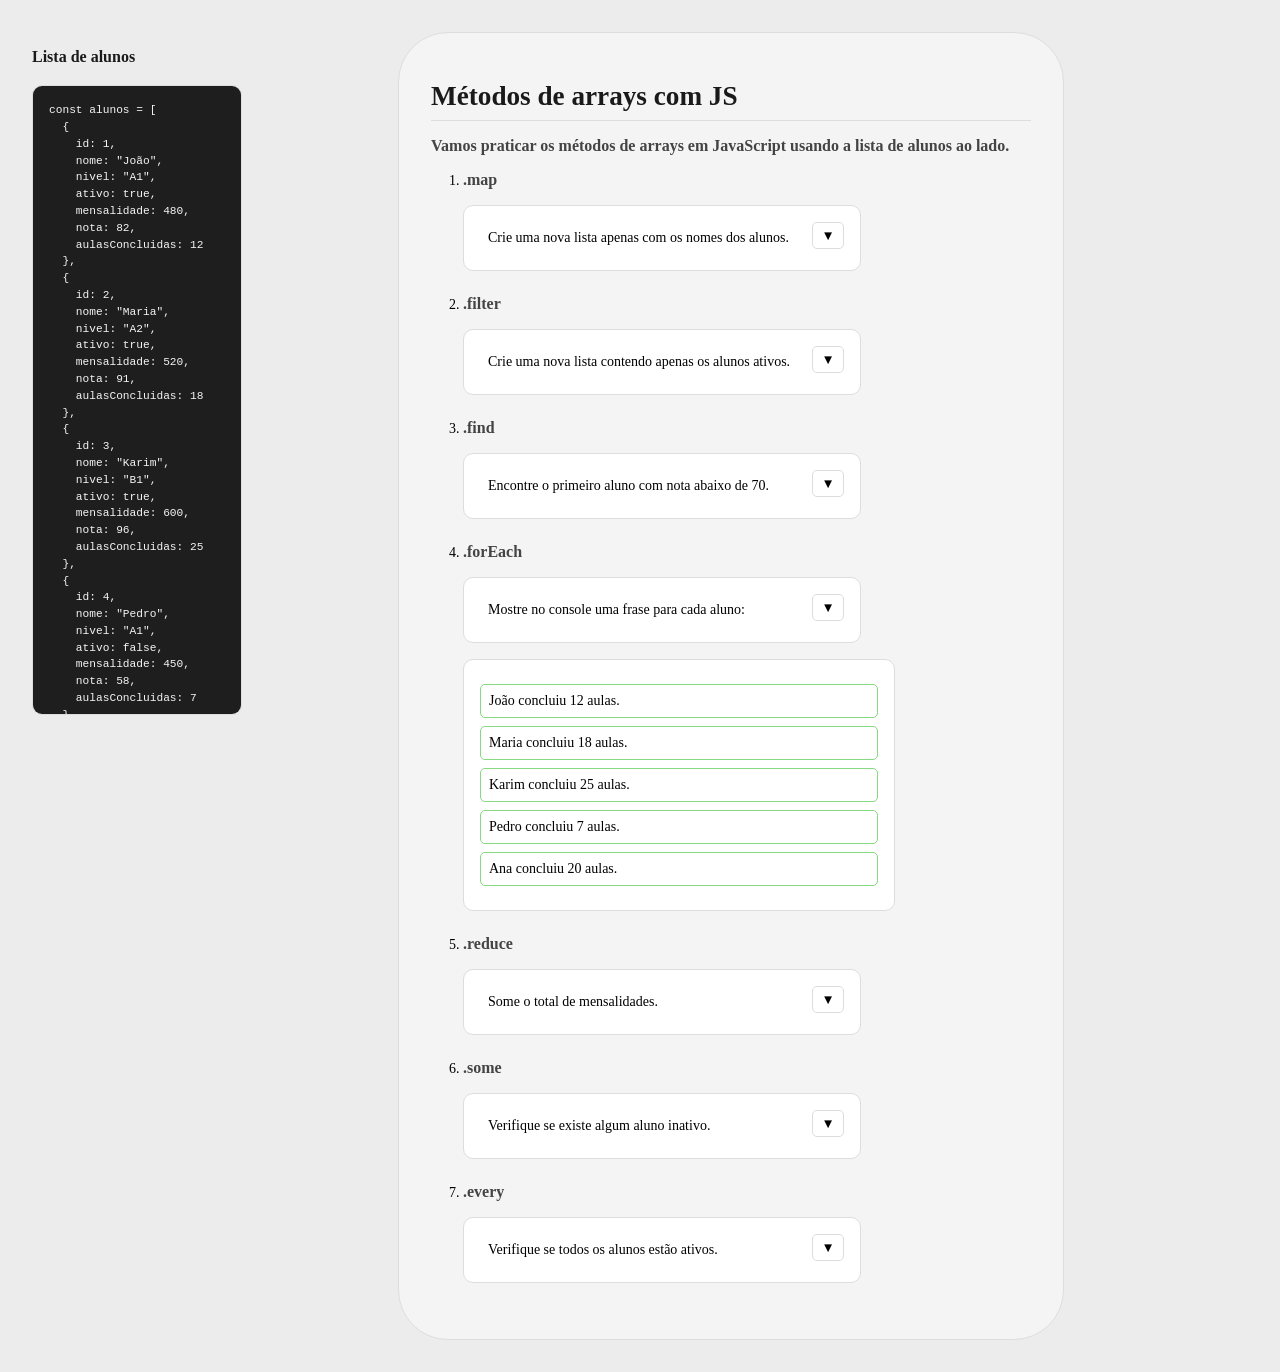
<file: index.html>
<!DOCTYPE html>
<html lang="pt-BR">
<head>
    <meta charset="UTF-8">
    <meta name="viewport" content="width=device-width, initial-scale=1.0">
    <title>Métodos de arrays com JS</title>
    <link rel="stylesheet" href="style.css">
</head>
<body>

    <main class="page-layout">

        <aside class="code-area">
            <h1 class="listah1">Lista de alunos</h1>

            <pre class="code-block"><code>const alunos = [
  {
    id: 1,
    nome: "João",
    nivel: "A1",
    ativo: true,
    mensalidade: 480,
    nota: 82,
    aulasConcluidas: 12
  },
  {
    id: 2,
    nome: "Maria",
    nivel: "A2",
    ativo: true,
    mensalidade: 520,
    nota: 91,
    aulasConcluidas: 18
  },
  {
    id: 3,
    nome: "Karim",
    nivel: "B1",
    ativo: true,
    mensalidade: 600,
    nota: 96,
    aulasConcluidas: 25
  },
  {
    id: 4,
    nome: "Pedro",
    nivel: "A1",
    ativo: false,
    mensalidade: 450,
    nota: 58,
    aulasConcluidas: 7
  },
  {
    id: 5,
    nome: "Ana",
    nivel: "B2",
    ativo: true,
    mensalidade: 700,
    nota: 76,
    aulasConcluidas: 20
  }
];</code></pre>
        </aside>

        <section id="container">
            <h1>Métodos de arrays com JS</h1>

            <h2>Vamos praticar os métodos de arrays em JavaScript usando a lista de alunos ao lado.</h2>

            <ul>
                <li>
                    <h2>.map</h2>
                    <p class="questions">Crie uma nova lista apenas com os nomes dos alunos.</p>
                </li>

                <li>
                    <h2>.filter</h2>
                    <p class="questions">Crie uma nova lista contendo apenas os alunos ativos.</p>
                </li>

                <li>
                    <h2>.find</h2>
                    <p class="questions">Encontre o primeiro aluno com nota abaixo de 70.</p>
                </li>

                <li>
                    <h2>.forEach</h2>
                    <p class="questions">Mostre no console uma frase para cada aluno:</p>

                    <div id="forEachExampleSentences">
                        <p>João concluiu 12 aulas.</p>
                        <p>Maria concluiu 18 aulas.</p>
                        <p>Karim concluiu 25 aulas.</p>
                        <p>Pedro concluiu 7 aulas.</p>
                        <p>Ana concluiu 20 aulas.</p>
                    </div>
                </li>

                <li>
                    <h2>.reduce</h2>
                    <p class="questions">Some o total de mensalidades.</p>
                </li>

                <li>
                    <h2>.some</h2>
                    <p class="questions">Verifique se existe algum aluno inativo.</p>
                </li>

                <li>
                    <h2>.every</h2>
                    <p class="questions">Verifique se todos os alunos estão ativos.</p>
                </li>
            </ul>
        </section>

    </main>

    <script src="script.js"></script>
</body>
</html>
</file>
<file: style.css>
body {
  font-family: Georgia, 'Times New Roman', Times, serif;
  background-color: #ececec;
  margin: 0;
  padding: 2rem;
  font-size: 0.875rem;
}

/* Layout principal da página */
.page-layout {
  display: flex;
  max-width: 100%;
  margin: 0 auto;
  gap: 1rem;
  align-items: flex-start;
}

/* Área da lista de alunos */
.code-area {
  width: 350px;
  flex-shrink: 0;
}

/* Título da lista de alunos */
.listah1 {
  color: #1a1a1a;
  font-size: 1rem;
  border: none;
  margin-bottom: 0.2rem;
}

/* Bloco de código lateral */
.code-block {
  background-color: #1e1e1e;
  color: #f5f5f5;
  border: 1px solid #ddd;
  padding: 1rem;
  width: 60%;
  height: 70vh;
  box-sizing: border-box;
  font-size: 0.7rem;
  line-height: 1.5;
  border-radius: 10px;
  overflow-x: auto;
  white-space: pre;
}

/* Código geral */
code {
  font-family: 'Courier New', Courier, monospace;
  background-color: transparent;
  padding: 0;
  border-radius: 0;
}

/* Container principal das perguntas */
#container {
  flex: 1;
  max-width: 600px;
  background-color: #f4f4f4;
  border: 1px solid #ddd;
  padding: 2rem;
  border-radius: 50px;
}

/* Títulos principais */
h1 {
  color: #1a1a1a;
  border-bottom: 1px solid #ddd;
  padding-bottom: 0.5rem;
  font-size: 1.7rem;
  margin: 1rem 0;
}

/* Subtítulos */
h2 {
  color: #444;
  font-size: 1rem;
  margin: 1rem 0;
}

/* Lista de exercícios */
ul {
  list-style-type: decimal;
  padding-left: 2rem;
  margin: 0;
}

li {
  margin-bottom: 1.5rem;
}

/* Caixa da pergunta */
.questions {
  margin: 1rem 0;
  padding: 1.5rem 3.5rem 1.5rem 1.5rem;
  background-color: #fff;
  border: 1px solid #ddd;
  width: 70%;
  border-radius: 10px;
  position: relative;
  box-sizing: border-box;
}

.questions p {
  margin: 0;
}

/* Botão dropdown */
.dropdown-arrow {
  position: absolute;
  top: 1rem;
  right: 1rem;
  cursor: pointer;
  border: 1px solid #ddd;
  background-color: white;
  border-radius: 5px;
  padding: 0.3rem 0.5rem;
}

.dropdown-arrow:hover {
  background-color: #777;
  color: white;
}

/* Código da resposta dentro da pergunta */
.questions pre {
  background-color: #1e1e1e;
  color: #f5f5f5;
  padding: 1rem;
  border-radius: 8px;
  margin-top: 1rem;
  overflow-x: auto;
  max-width: 100%;
  box-sizing: border-box;
  white-space: pre-wrap;
  word-break: break-word;
}

.questions code {
  font-family: 'Courier New', Courier, monospace;
  font-size: 0.75rem;
}

/* Exemplo do forEach */
#forEachExampleSentences {
  background-color: #fff;
  border: 1px solid #dddddd;
  padding: 1rem;
  width: 70%;
  border-radius: 10px;
  margin: 1rem 0;
}

#forEachExampleSentences p {
  margin: 0.5rem 0;
  border: 0.25px solid #86d883;
  padding: 0.5rem;
  border-radius: 5px;
}

/* Responsivo */
@media (max-width: 900px) {
  body {
    padding: 1rem;
  }

  .page-layout {
    flex-direction: column;
  }

  .code-area {
    width: 100%;
  }

  .code-block {
    width: 100%;
    height: auto;
  }

  #container {
    width: 100%;
    max-width: none;
    box-sizing: border-box;
    border-radius: 25px;
  }

  .questions,
  #forEachExampleSentences {
    width: 100%;
    box-sizing: border-box;
  }
}
</file>
